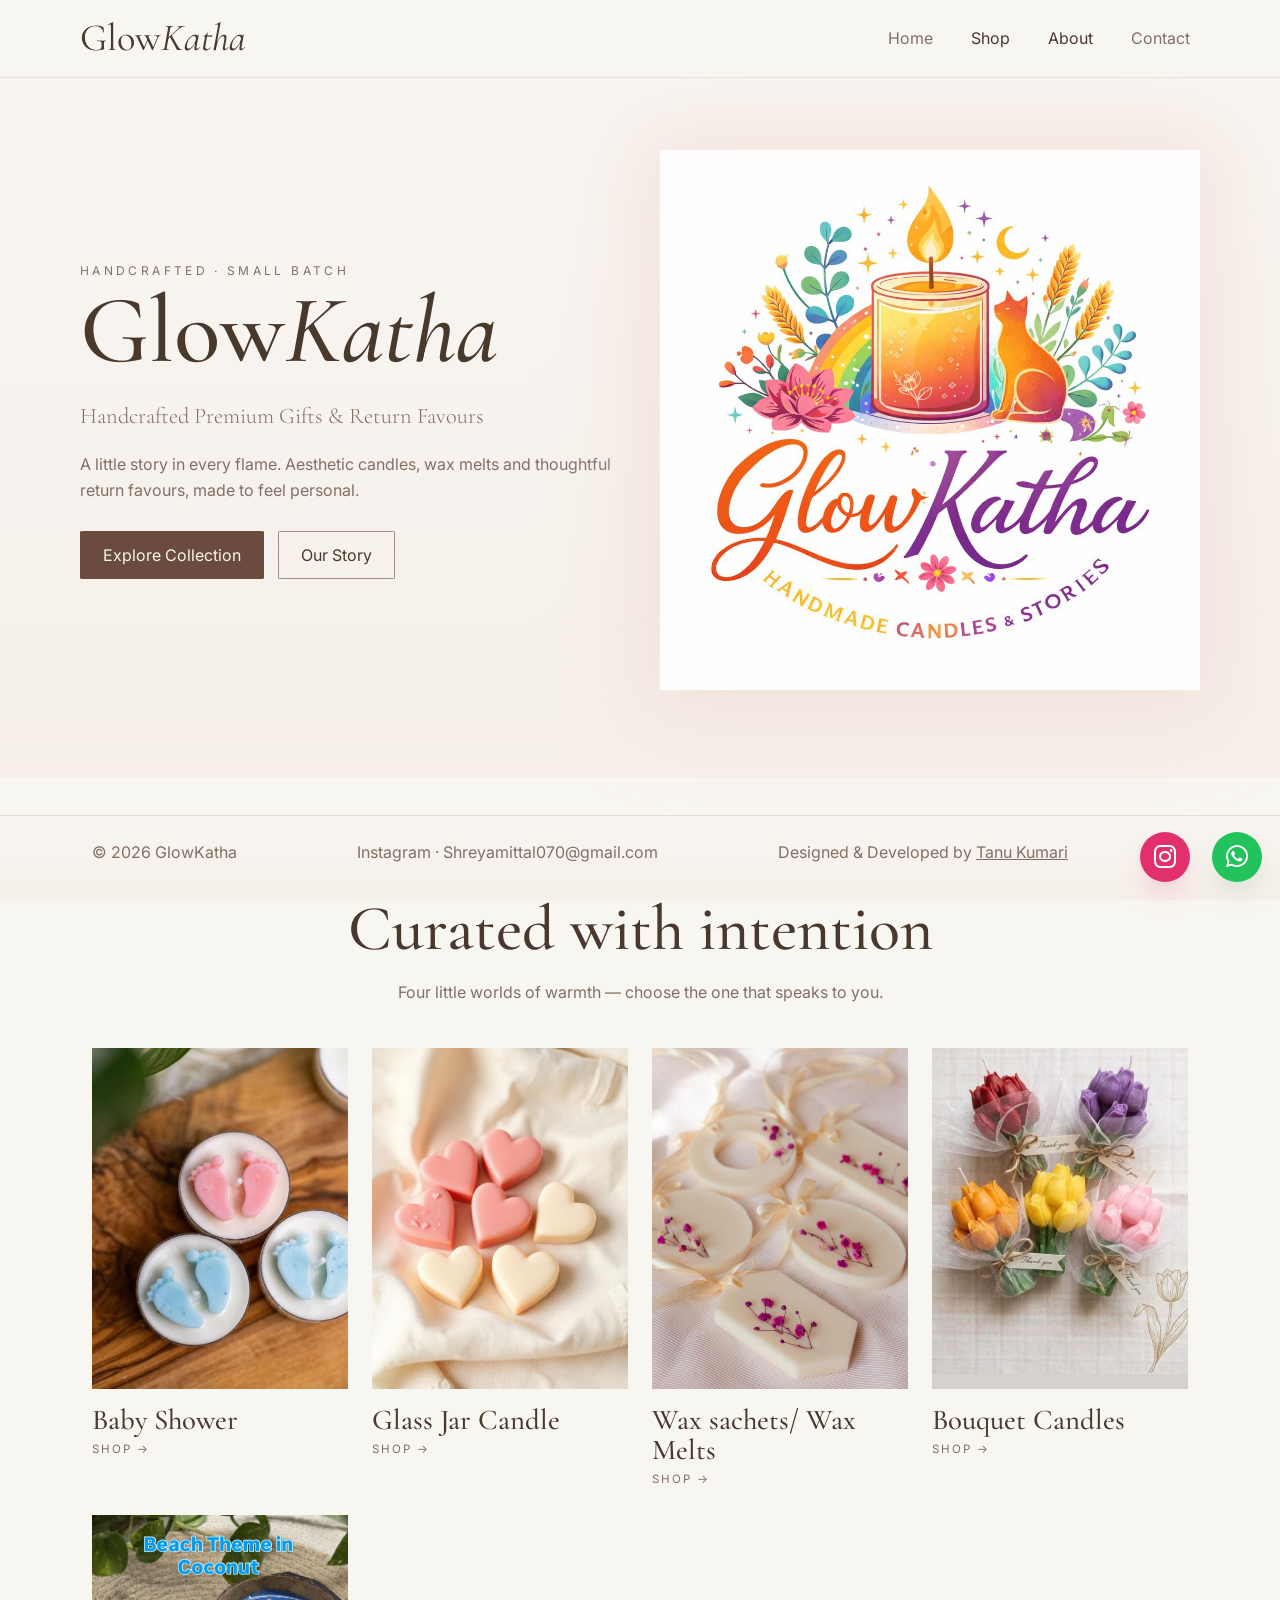
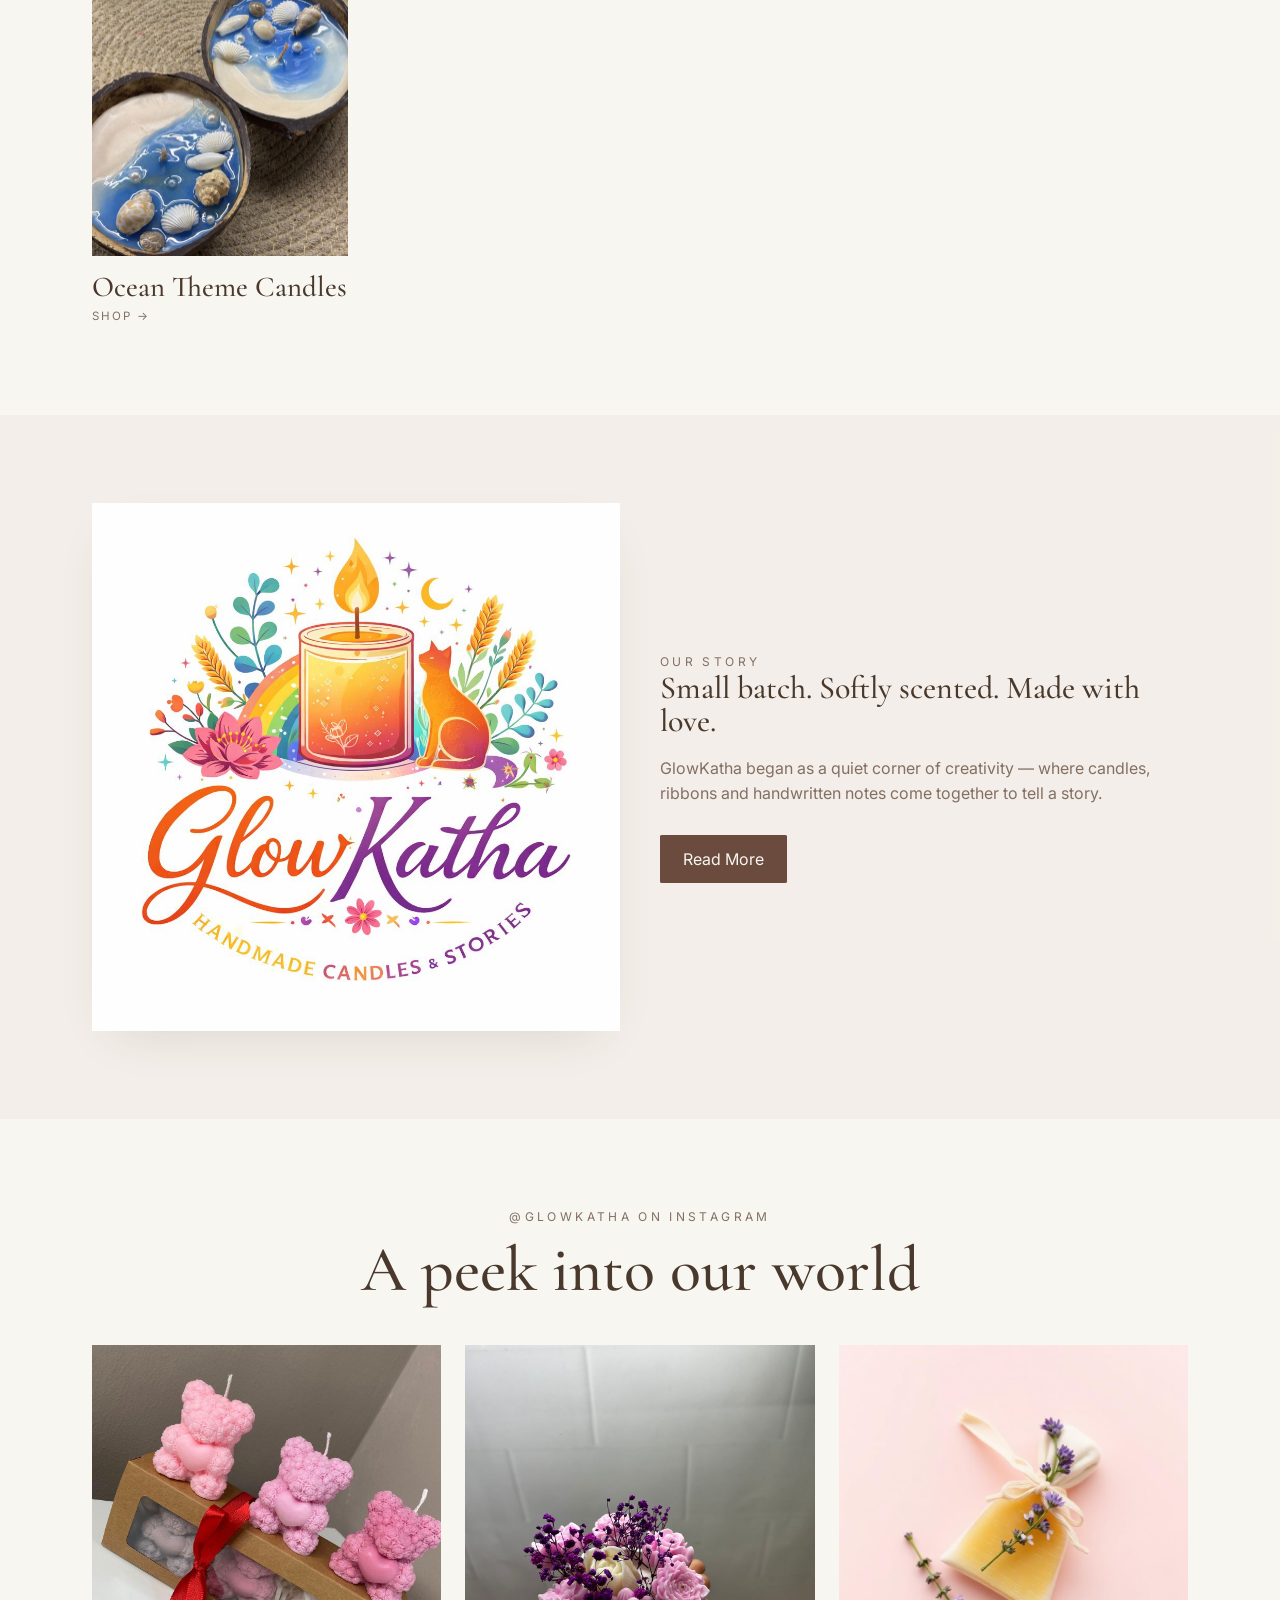
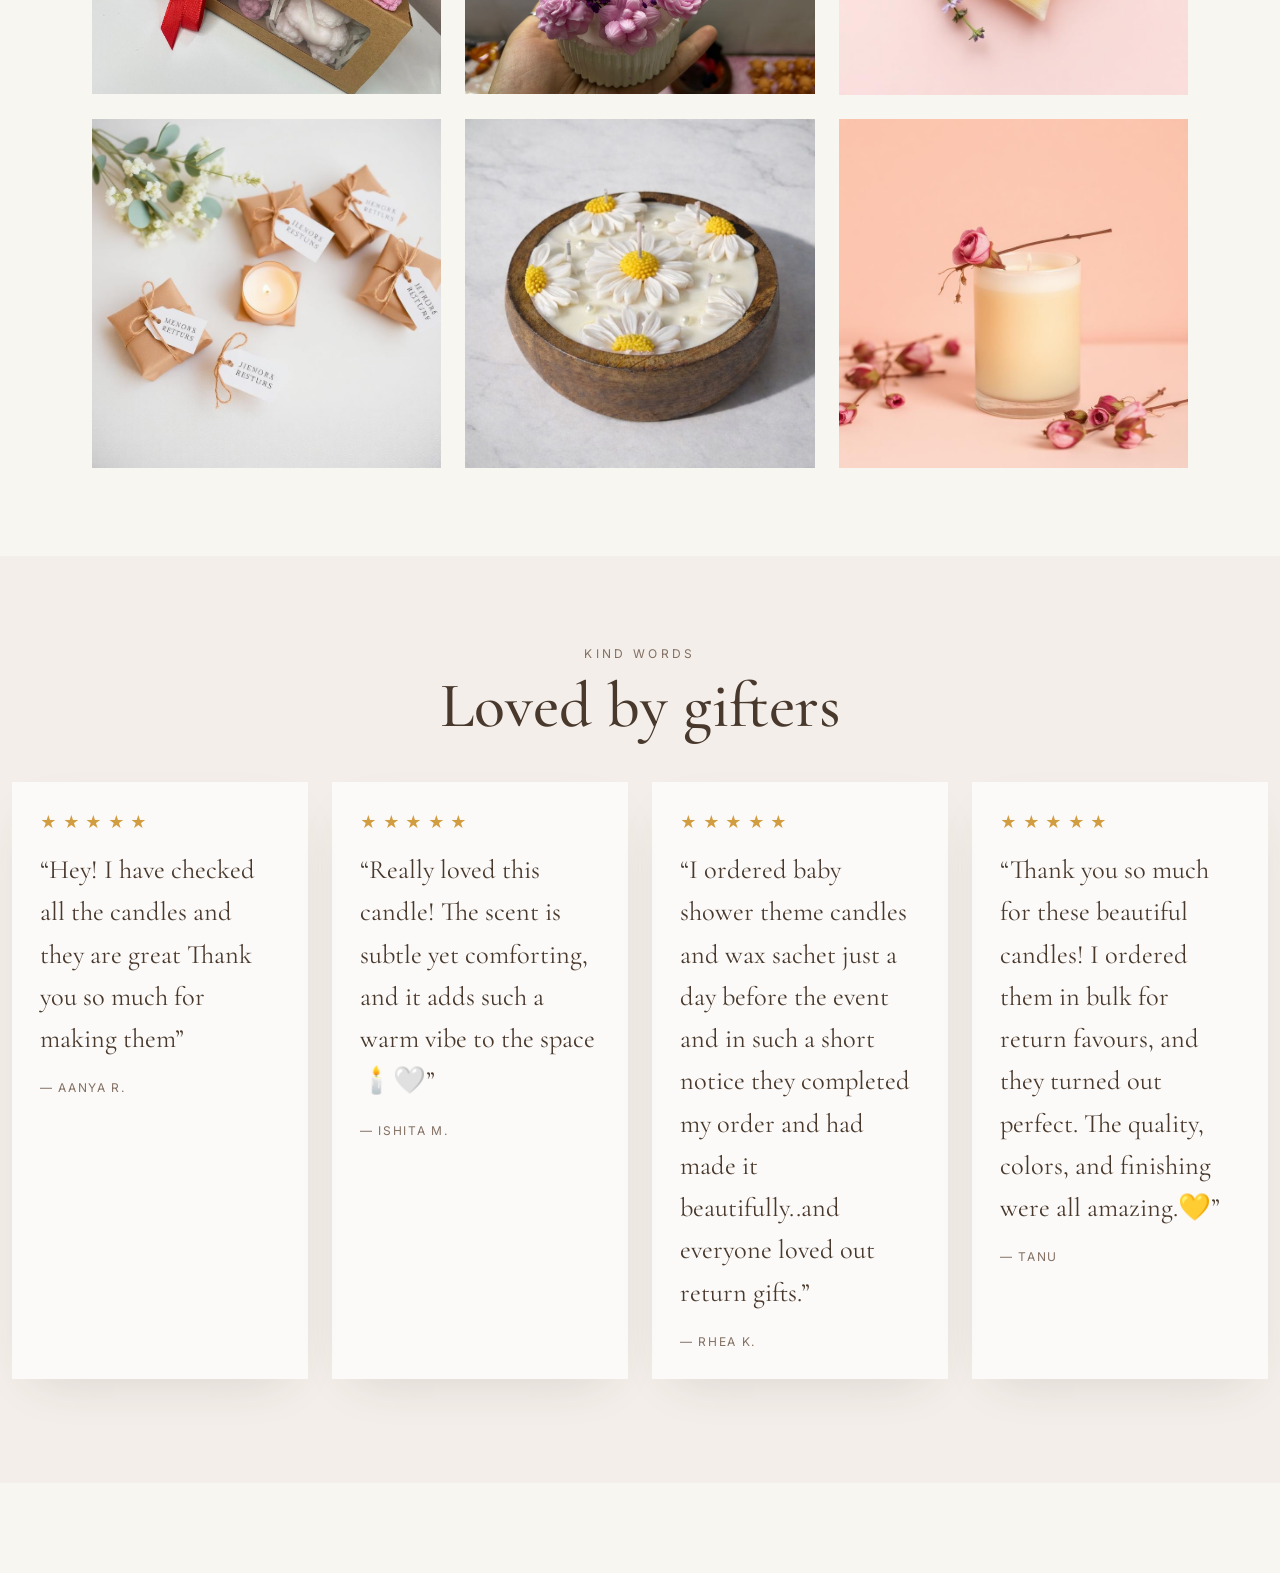
<file: index.html>
<!DOCTYPE html>
<html lang="en">
<head>
  <meta charset="UTF-8">
  <meta name="viewport" content="width=device-width, initial-scale=1.0">
  <title>GlowKatha — Handcrafted Premium Gifts & Return Favours</title>
  <meta name="description" content="GlowKatha crafts premium candles, wax melts, sachets and thoughtful return favours.">
  <link rel="preconnect" href="https://fonts.googleapis.com">
  <link rel="preconnect" href="https://fonts.gstatic.com" crossorigin>
  <link href="https://fonts.googleapis.com/css2?family=Cormorant+Garamond:wght@400;500;600;700&family=Inter:wght@300;400;500;600&display=swap" rel="stylesheet">
  <link href="https://cdn.jsdelivr.net/npm/bootstrap@5.3.8/dist/css/bootstrap.min.css" rel="stylesheet" integrity="sha384-sRIl4kxILFvY47J16cr9ZwB07vP4J8+LH7qKQnuqkuIAvNWLzeN8tE5YBujZqJLB" crossorigin="anonymous">
  <link rel="stylesheet" href="css/styles.css">
  <!-- Font Awesome -->
  <link rel="stylesheet" href="https://cdnjs.cloudflare.com/ajax/libs/font-awesome/6.5.2/css/all.min.css" />
</head>
<body>
  <header class="site-header">
    <div class="container navbar">
      <a class="brand" href="index.html">Glow<em>Katha</em></a>
      <nav class="nav-links" aria-label="Main navigation">
        <a class="nav-link " href="index.html">Home</a>
        <a class="nav-link active" href="shop.html">Shop</a>
        <a class="nav-link active" href="about.html">About</a>
        <a class="nav-link " href="contact.html">Contact</a>
      </nav>
    </div>
  </header>
  
<main>
  <section class="hero">
    <div class="container hero-grid">
      <div class="hero-copy">
        <p class="eyebrow">Handcrafted · Small batch</p>
        <h1>Glow<em>Katha</em></h1>
        <p class="lead">Handcrafted Premium Gifts & Return Favours</p>
        <p class="text">A little story in every flame. Aesthetic candles, wax melts and thoughtful return favours, made to feel personal.</p>
        <div class="hero-actions">
          <a class="btn btn-primary" href="shop.html">Explore Collection</a>
          <a class="btn btn-outline" href="about.html">Our Story</a>
        </div>
      </div>
       <div class="hero-media">
        <!-- Carousel -->
<div id="demo" class="carousel slide carousel-fade" data-bs-ride="carousel" data-bs-ride="false">
  <!-- The slideshow/carousel -->
  <div class="carousel-inner">
    <div class="carousel-item active">
      <img src="assets/Glow_katha_image.jpeg" alt="Los Angeles" class="d-block w-100">
    </div>
    <div class="carousel-item">
      <img src="assets/Carousel1.jpeg" alt="Chicago" class="d-block w-100">
    </div>
    <div class="carousel-item">
      <img src="assets/Carousel2.jpeg" alt="New York" class="d-block w-100">
    </div>
     <div class="carousel-item">
      <img src="assets/Carousel3.jpeg" alt="New York" class="d-block w-100">
    </div>
  </div>

  <!-- Left and right controls/icons -->
  <button class="carousel-control-prev" type="button" data-bs-target="#demo" data-bs-slide="prev">
    <span class="carousel-control-prev-icon"></span>
  </button>
  <button class="carousel-control-next" type="button" data-bs-target="#demo" data-bs-slide="next">
    <span class="carousel-control-next-icon"></span>
  </button>
</div>
      </div>
    </div>
  </section>

  <section class="section">
    <div class="container">
      <div class="section-head">
        <p class="eyebrow">Collections</p>
        <h2>Curated with intention</h2>
        <p class="section-copy">Four little worlds of warmth — choose the one that speaks to you.</p>
      </div>
      <div class="categories">
        <a class="category-card" href="shop.html?c=Baby+Shower"><img src="assets/Baby_shower_cat_image.jpeg" alt="Baby Shower"><h3>Baby Shower</h3><span>Shop →</span></a>
        <a class="category-card" href="shop.html?c=Glass+Jar+Candle"><img src="assets/cat-wax.jpg" alt="Glass Jar Candle"><h3>Glass Jar Candle</h3><span>Shop →</span></a>
        <a class="category-card" href="shop.html?c=Wax+sachets"><img src="assets/Wax_Sachets_Cat_Photo.jpeg" alt="Wax sachets"><h3>Wax sachets/ Wax Melts</h3><span>Shop →</span></a>
        <!-- <a class="category-card" href="shop.html?c=Wax+Melts"><img src="assets/Wax_melts_cat_photo.jpeg" alt="Wax Melts"><h3>Wax Melts</h3><span>Shop →</span></a> -->
        <a class="category-card" href="shop.html?c=Bouquet"><img src="assets/Bouqets_Cat_Photo.jpeg" alt="Bouquet"><h3>Bouquet Candles </h3><span>Shop →</span></a>

        <a class="category-card" href="shop.html?c=Ocean+Theme+Candles"><img src="assets/Ocean_Theme_cat_Image.jpeg" alt="Ocean Theme Candles"><h3>Ocean Theme Candles</h3><span>Shop →</span></a>

      </div>
    </div>
  </section>

  <section class="section alt">
    <div class="container about-grid">
      <div class="image-frame"><img src="assets/Glow_katha_image.jpeg" alt="Hands pouring candle wax"></div>
      <div>
        <p class="eyebrow">Our Story</p>
        <h2>Small batch. Softly scented. Made with love.</h2>
        <p class="section-copy" style="margin-left:0">GlowKatha began as a quiet corner of creativity — where candles, ribbons and handwritten notes come together to tell a story.</p>
        <div class="hero-actions"><a class="btn btn-primary" href="about.html">Read More</a></div>
      </div>
    </div>
  </section>

  <section class="section">
    <div class="container">
      <div class="section-head">
        <p class="eyebrow">@glowkatha on Instagram</p>
        <h2>A peek into our world</h2>
      </div>
      <div class="gallery">
        <a href="https://www.instagram.com/p/DXrxBUak17q/?img_index=1" target="_blank" rel="noreferrer"><img src="assets/Insta_post_1.jpeg" alt="GlowKatha product gallery image 1"></a>
        <a href="https://www.instagram.com/p/DXFBoSHE7A_/" target="_blank" rel="noreferrer"><img src="assets/Wax_Melts_Bouquet_in_Concrete_Jar.jpeg" alt="GlowKatha product gallery image 2"></a>
        <a href="https://instagram.com/glowkatha.co" target="_blank" rel="noreferrer"><img src="assets/p3.jpg" alt="GlowKatha product gallery image 3"></a>
        <a href="https://instagram.com/glowkatha.co" target="_blank" rel="noreferrer"><img src="assets/p4.jpg" alt="GlowKatha product gallery image 4"></a>
        <a href="https://instagram.com/glowkatha.co" target="_blank" rel="noreferrer"><img src="assets/Index_image-2.jpeg" alt="GlowKatha product gallery image 5"></a>
        <a href="https://instagram.com/glowkatha.co" target="_blank" rel="noreferrer"><img src="assets/p6.jpg" alt="GlowKatha product gallery image 6"></a>
      </div>
    </div>
  </section>

  <section class="section alt">
    <div class="container-fluid">
      <div class="section-head">
        <p class="eyebrow">Kind Words</p>
        <h2>Loved by gifters</h2>
      </div>
      <div class="testimonials">
        <figure class="testimonial"><div class="stars">★★★★★</div><blockquote>“Hey! I have checked all the candles and they are great 
Thank you so much for making them”</blockquote><figcaption>— Aanya R.</figcaption></figure>
        <figure class="testimonial"><div class="stars">★★★★★</div><blockquote>“Really loved this candle! The scent is subtle yet comforting, and it adds such a warm vibe to the space 🕯️🤍”</blockquote><figcaption>— Ishita M.</figcaption></figure>
        <figure class="testimonial"><div class="stars">★★★★★</div><blockquote>“I ordered baby shower theme candles and wax sachet just a day before the event and in such a short notice they completed my order and had made it beautifully..and everyone loved out return gifts.”</blockquote><figcaption>— Rhea K.</figcaption></figure>
        <figure class="testimonial"><div class="stars">★★★★★</div><blockquote>“Thank you so much for these beautiful candles! I ordered them in bulk for return favours, and they turned out perfect. The quality, colors, and finishing were all amazing.💛”</blockquote><figcaption>— Tanu</figcaption></figure>
        
      </div>
    </div>
  </section>
</main>

  <footer class="site-footer">
  <div class="container footer-row">
    <div>
      © 2026 GlowKatha
    </div>
    <div>
      <a href="https://instagram.com/glowkatha.co" target="_blank" rel="noreferrer">Instagram</a>
      ·
      <a href="mailto:Shreyamittal070@gmail.com">Shreyamittal070@gmail.com</a>
    </div>

    <div>
      Designed & Developed by
      <a href="https://tanukumari23.github.io/Tanu-Portfolio/" target="_blank" rel="noreferrer" style="text-decoration: underline;">
        Tanu Kumari
      </a>
    </div>
    <div>
      <a href="https://wa.me/919315679286?text=Hi%20GlowKatha!" target="_blank" class="float-wa whatsapp-float" aria-label="WhatsApp">
    <i class="fa-brands fa-whatsapp"></i></a>
      <a href="https://instagram.com/glowkatha.co" target="_blank" class="float-wa insta-float" aria-label="insta">
    <i class="fa-brands fa-instagram"></i>
  </a>
    </div>
  </div>
</footer>


  <script src="https://cdn.jsdelivr.net/npm/bootstrap@5.3.8/dist/js/bootstrap.bundle.min.js" integrity="sha384-FKyoEForCGlyvwx9Hj09JcYn3nv7wiPVlz7YYwJrWVcXK/BmnVDxM+D2scQbITxI" crossorigin="anonymous"></script>
  <script src="js/main.js"></script>
  
</body>
</html>
</file>
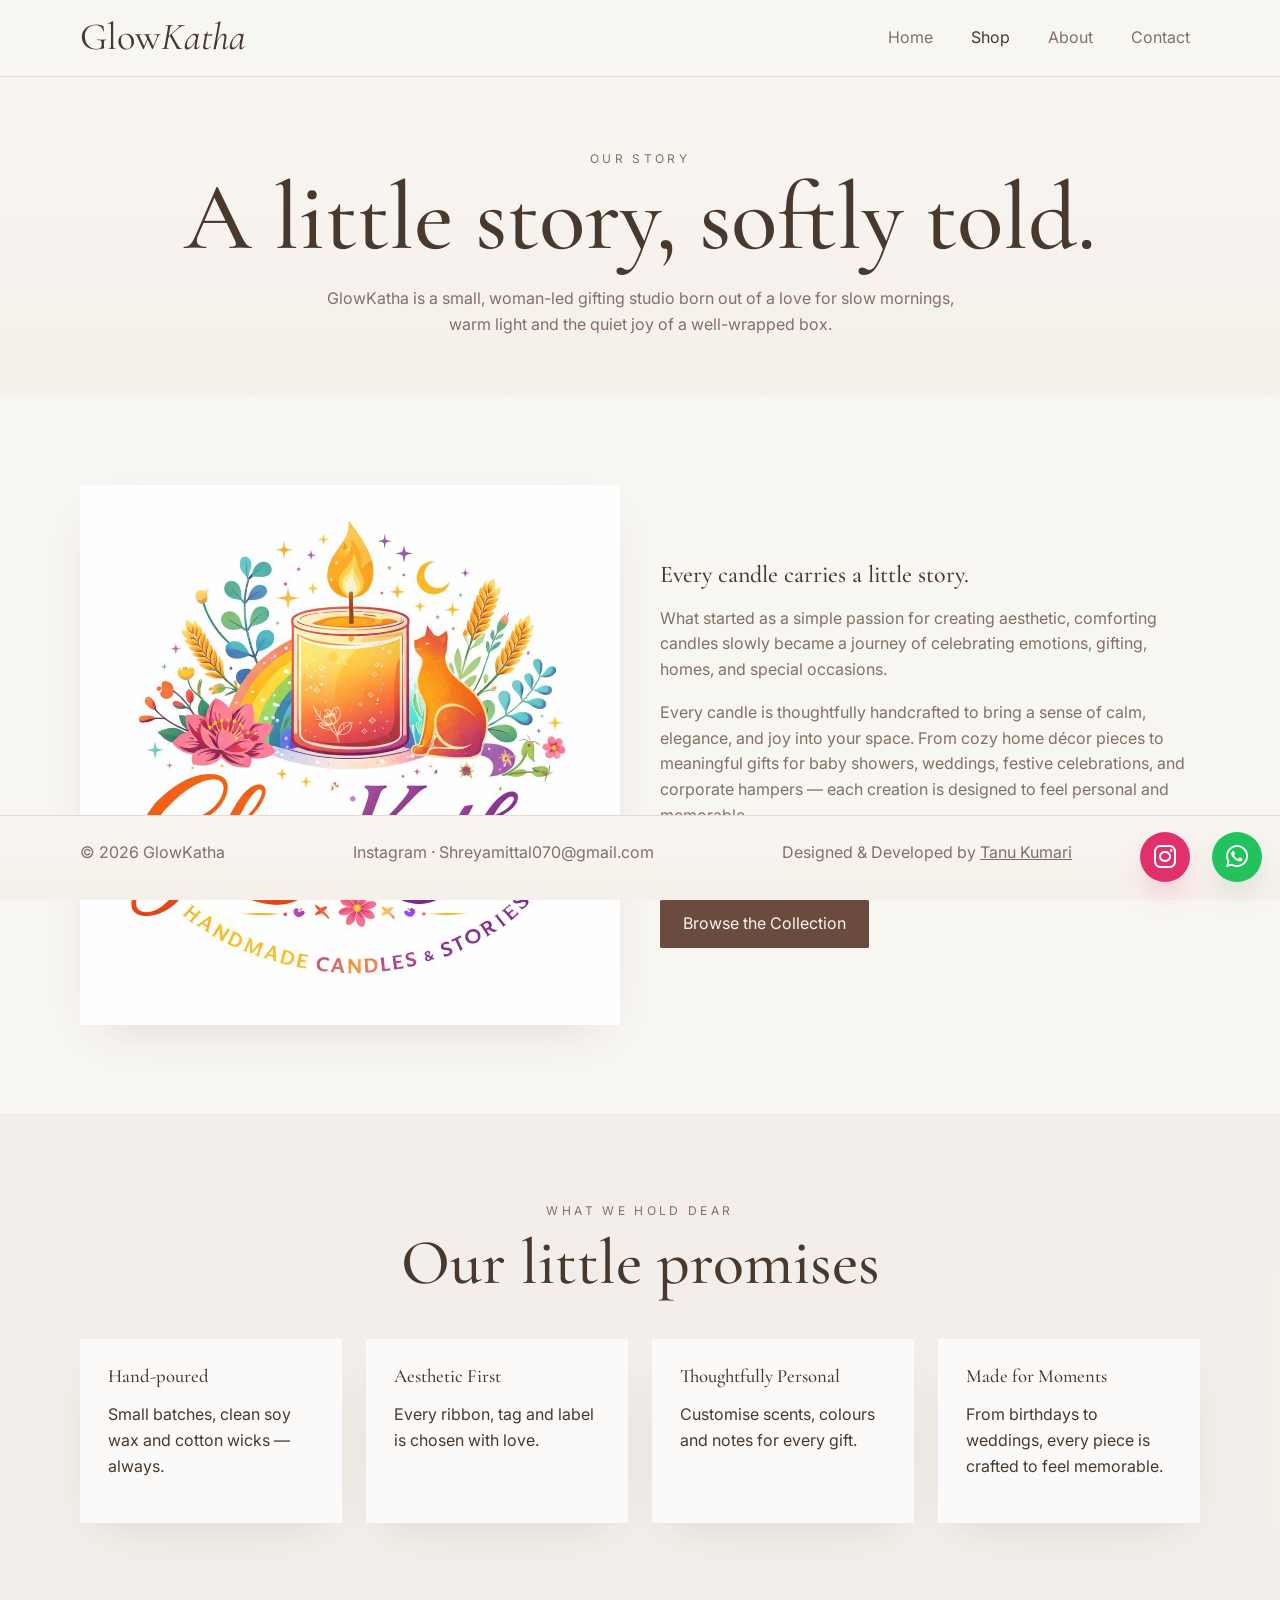
<file: about.html>
<!DOCTYPE html>
<html lang="en">
<head>
  <meta charset="UTF-8">
  <meta name="viewport" content="width=device-width, initial-scale=1.0">
  <title>About — GlowKatha</title>
  <meta name="description" content="GlowKatha crafts premium candles, wax melts, sachets and thoughtful return favours.">
  <link rel="preconnect" href="https://fonts.googleapis.com">
  <link rel="preconnect" href="https://fonts.gstatic.com" crossorigin>
  <link href="https://fonts.googleapis.com/css2?family=Cormorant+Garamond:wght@400;500;600;700&family=Inter:wght@300;400;500;600&display=swap" rel="stylesheet">
  <link rel="stylesheet" href="css/styles.css">
  <!-- Font Awesome -->
  <link rel="stylesheet" href="https://cdnjs.cloudflare.com/ajax/libs/font-awesome/6.5.2/css/all.min.css" />
</head>
<body>
  <header class="site-header">
    <div class="container navbar">
      <a class="brand" href="index.html">Glow<em>Katha</em></a>
      <nav class="nav-links" aria-label="Main navigation">
        <a class="nav-link " href="index.html">Home</a>
        <a class="nav-link active" href="shop.html">Shop</a>
        <a class="nav-link " href="about.html">About</a>
        <a class="nav-link " href="contact.html">Contact</a>
      </nav>
    </div>
  </header>
  
<main>
  <section class="page-hero">
    <div class="container">
      <p class="eyebrow">Our Story</p>
      <h1>A little story, softly told.</h1>
      <p class="text">GlowKatha is a small, woman-led gifting studio born out of a love for slow mornings, warm light and the quiet joy of a well-wrapped box.</p>
    </div>
  </section>
  <section class="section">
    <div class="container about-grid">
      <div class="image-frame"><img src="assets/Glow_katha_image.jpeg" alt="Pouring candle wax by hand"></div>
      <div>
        <h2>Every candle carries a little story.</h2>
        <p class="section-copy" style="margin-left:0">What started as a simple passion for creating aesthetic, comforting candles slowly became a journey of celebrating emotions, gifting, homes, and special occasions.</p>
        <p class="section-copy" style="margin-left:0">Every candle is thoughtfully handcrafted to bring a sense of calm, elegance, and joy into your space. From cozy home décor pieces to meaningful gifts for baby showers, weddings, festive celebrations, and corporate hampers — each creation is designed to feel personal and memorable.</p>

        <p class="section-copy" style="margin-left:0">Little promises you can keep same.</p>
        <div class="hero-actions"><a class="btn btn-primary" href="shop.html">Browse the Collection</a></div>
      </div>
    </div>
  </section>
  <section class="section alt">
    <div class="container">
      <div class="section-head"><p class="eyebrow">What we hold dear</p><h2>Our little promises</h2></div>
      <div class="values testimonials">
        <div class="value-card"><h3>Hand-poured</h3><p>Small batches, clean soy wax and cotton wicks — always.</p></div>
        <div class="value-card"><h3>Aesthetic First</h3><p>Every ribbon, tag and label is chosen with love.</p></div>
        <div class="value-card"><h3>Thoughtfully Personal</h3><p>Customise scents, colours and notes for every gift.</p></div>
        <div class="value-card"><h3>Made for Moments</h3><p>From birthdays to weddings, every piece is crafted to feel memorable.</p></div>
      </div>
    </div>
  </section>
</main>
 <footer class="site-footer">
  <div class="container footer-row">
    <div>
      © 2026 GlowKatha
    </div>
    <div>
      <a href="https://instagram.com/glowkatha.co" target="_blank" rel="noreferrer">Instagram</a>
      ·
      <a href="mailto:Shreyamittal070@gmail.com">Shreyamittal070@gmail.com</a>
    </div>

    <div>
      Designed & Developed by
      <a href="https://tanukumari23.github.io/Tanu-Portfolio/" target="_blank" rel="noreferrer" style="text-decoration: underline;">
        Tanu Kumari
      </a>
    </div>
    <div>
      <a href="https://wa.me/919315679286?text=Hi%20GlowKatha!" target="_blank" class="float-wa whatsapp-float" aria-label="WhatsApp">
    <i class="fa-brands fa-whatsapp"></i></a>
      <a href="https://instagram.com/glowkatha.co" target="_blank" class="float-wa insta-float" aria-label="insta">
    <i class="fa-brands fa-instagram"></i>
  </a>
    </div>
  </div>
</footer>

  <script src="js/main.js"></script>
  
</body>
</html>
</file>
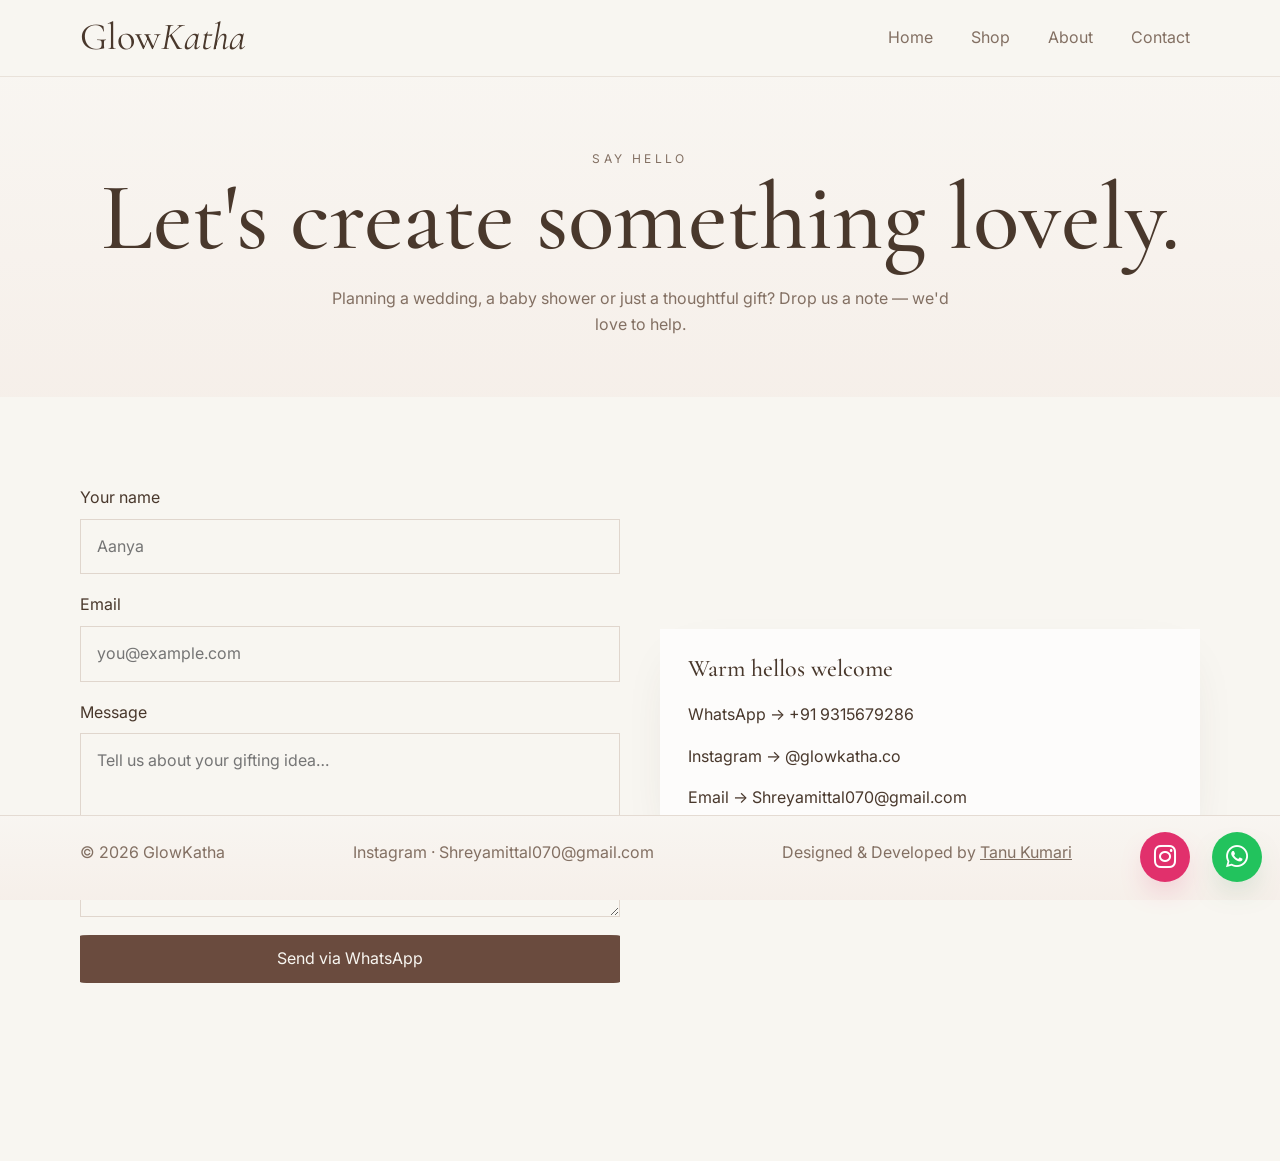
<file: contact.html>
<!DOCTYPE html>
<html lang="en">
<head>
  <meta charset="UTF-8">
  <meta name="viewport" content="width=device-width, initial-scale=1.0">
  <title>Contact — GlowKatha</title>
  <meta name="description" content="GlowKatha crafts premium candles, wax melts, sachets and thoughtful return favours.">
  <link rel="preconnect" href="https://fonts.googleapis.com">
  <link rel="preconnect" href="https://fonts.gstatic.com" crossorigin>
  <link href="https://fonts.googleapis.com/css2?family=Cormorant+Garamond:wght@400;500;600;700&family=Inter:wght@300;400;500;600&display=swap" rel="stylesheet">
  <link rel="stylesheet" href="css/styles.css">
  <!-- Font Awesome -->
  <link rel="stylesheet" href="https://cdnjs.cloudflare.com/ajax/libs/font-awesome/6.5.2/css/all.min.css" />
</head>
<body>
  <header class="site-header">
    <div class="container navbar">
      <a class="brand" href="index.html">Glow<em>Katha</em></a>
      <nav class="nav-links" aria-label="Main navigation">
        <a class="nav-link " href="index.html">Home</a>
        <a class="nav-link " href="shop.html">Shop</a>
        <a class="nav-link " href="about.html">About</a>
        <a class="nav-link " href="contact.html">Contact</a>
      </nav>
    </div>
  </header>
  
<main>
  <section class="page-hero">
    <div class="container">
      <p class="eyebrow">Say Hello</p>
      <h1>Let's create something lovely.</h1>
      <p class="text">Planning a wedding, a baby shower or just a thoughtful gift? Drop us a note — we'd love to help.</p>
    </div>
  </section>
  <section class="section">
    <div class="container contact-grid">
      <form id="contact-form" class="contact-form">
        <div class="field"><label for="name">Your name</label><input id="name" name="name" required placeholder="Aanya"></div>
        <div class="field"><label for="email">Email</label><input id="email" name="email" type="email" required placeholder="you@example.com"></div>
        <div class="field"><label for="message">Message</label><textarea id="message" name="message" rows="6" required placeholder="Tell us about your gifting idea…"></textarea></div>
        <button class="btn btn-primary" type="submit">Send via WhatsApp</button>
      </form>
      <aside class="contact-card">
        <h2>Warm hellos welcome</h2>
        <div class="contact-card-list " style="margin-top: 20px;">
          <a href="https://wa.me/919315679286?text=Hi%20GlowKatha!" target="_blank" rel="noreferrer">WhatsApp → +91 9315679286</a>
          <a href="https://www.instagram.com/glowkatha.co?igsh=MTdsbTZ6cmFidzFhYw==" target="_blank" rel="noreferrer">Instagram → @glowkatha.co</a>
          <a href="mailto:Shreyamittal070@gmail.com">Email → Shreyamittal070@gmail.com</a>
        </div>
      </aside>
    </div>
  </section>
</main>

 <footer class="site-footer">
  <div class="container footer-row">
    <div>
      © 2026 GlowKatha
    </div>
    <div>
      <a href="https://instagram.com/glowkatha.co" target="_blank" rel="noreferrer">Instagram</a>
      ·
      <a href="mailto:Shreyamittal070@gmail.com">Shreyamittal070@gmail.com</a>
    </div>

    <div>
      Designed & Developed by
      <a href="https://tanukumari23.github.io/Tanu-Portfolio/" target="_blank" rel="noreferrer" style="text-decoration: underline;">
        Tanu Kumari
      </a>
    </div>
    <div>
      <a href="https://wa.me/919315679286?text=Hi%20GlowKatha!" target="_blank" class="float-wa whatsapp-float" aria-label="WhatsApp">
    <i class="fa-brands fa-whatsapp"></i></a>
      <a href="https://instagram.com/glowkatha.co" target="_blank" class="float-wa insta-float" aria-label="insta">
    <i class="fa-brands fa-instagram"></i>
  </a>
    </div>
  </div>
</footer>

 
  <script src="js/main.js"></script>
  <script src="js/contact.js"></script>
</body>
</html>
</file>
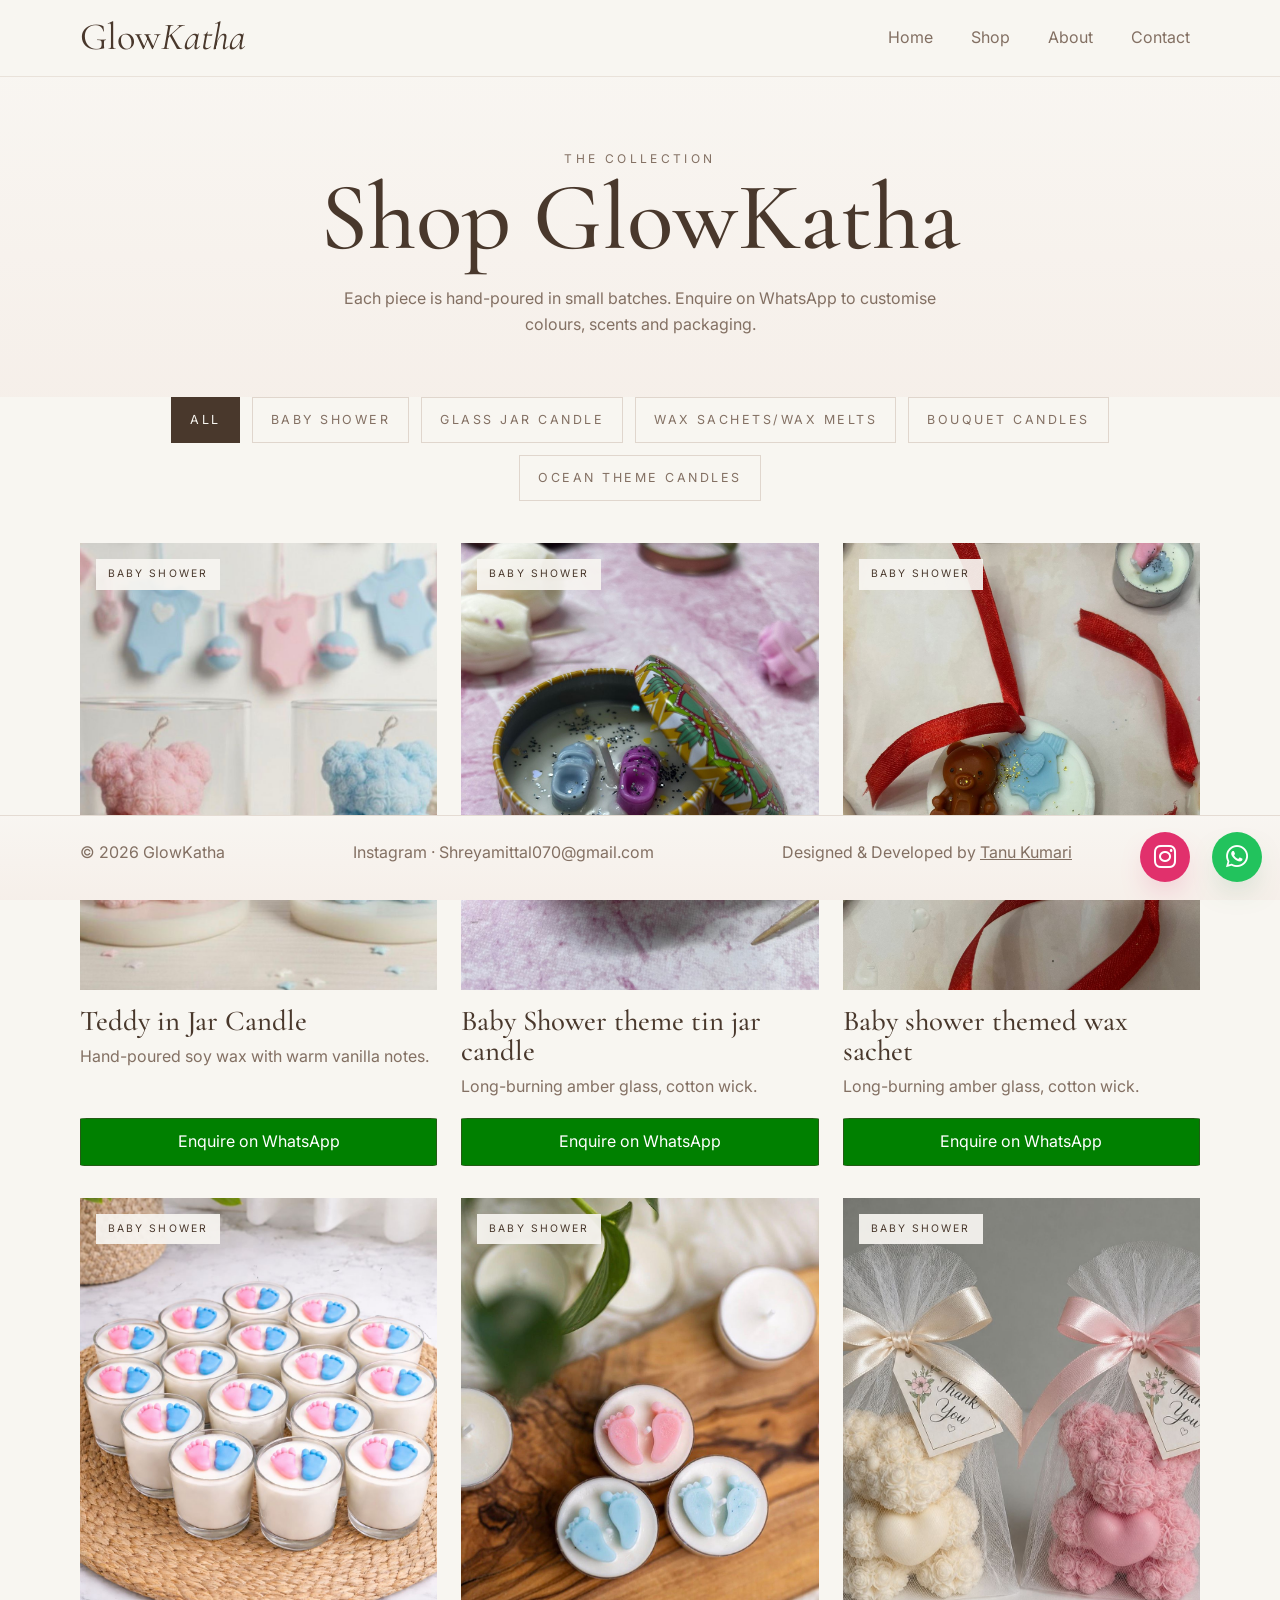
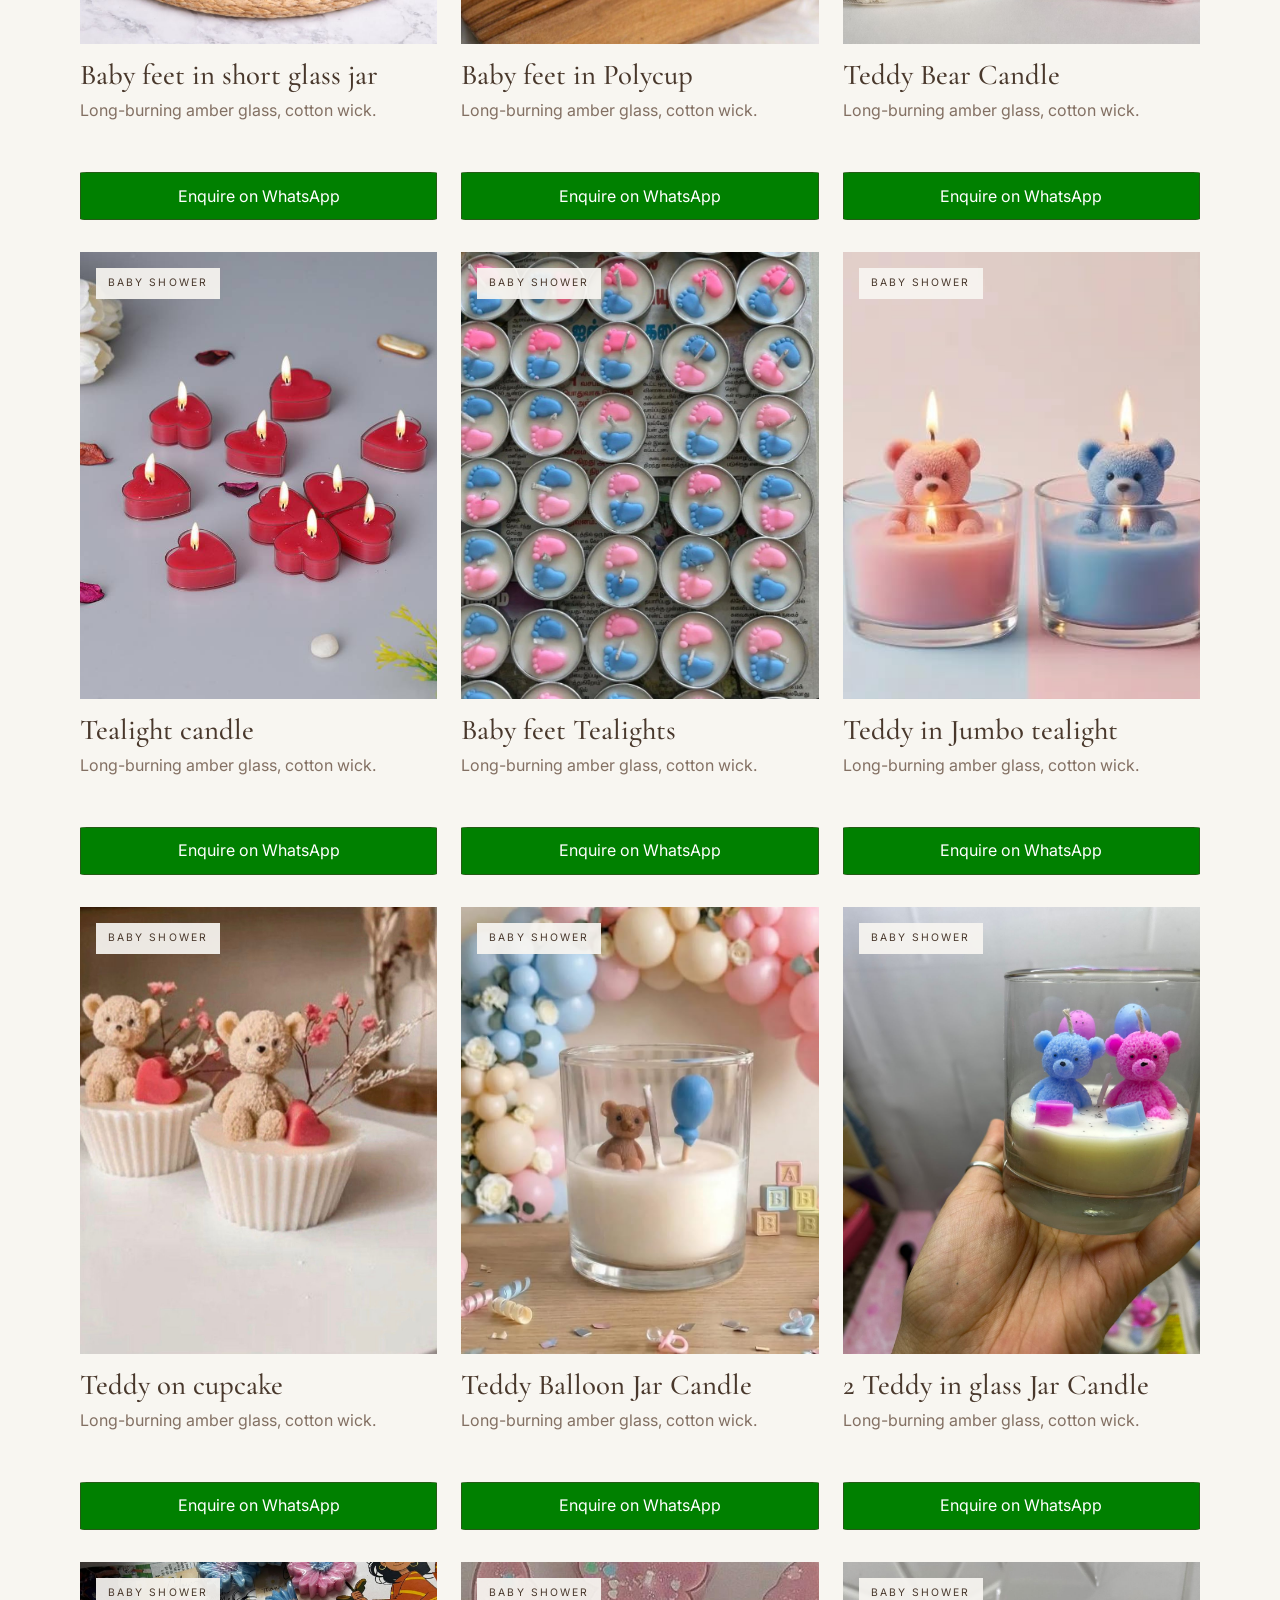
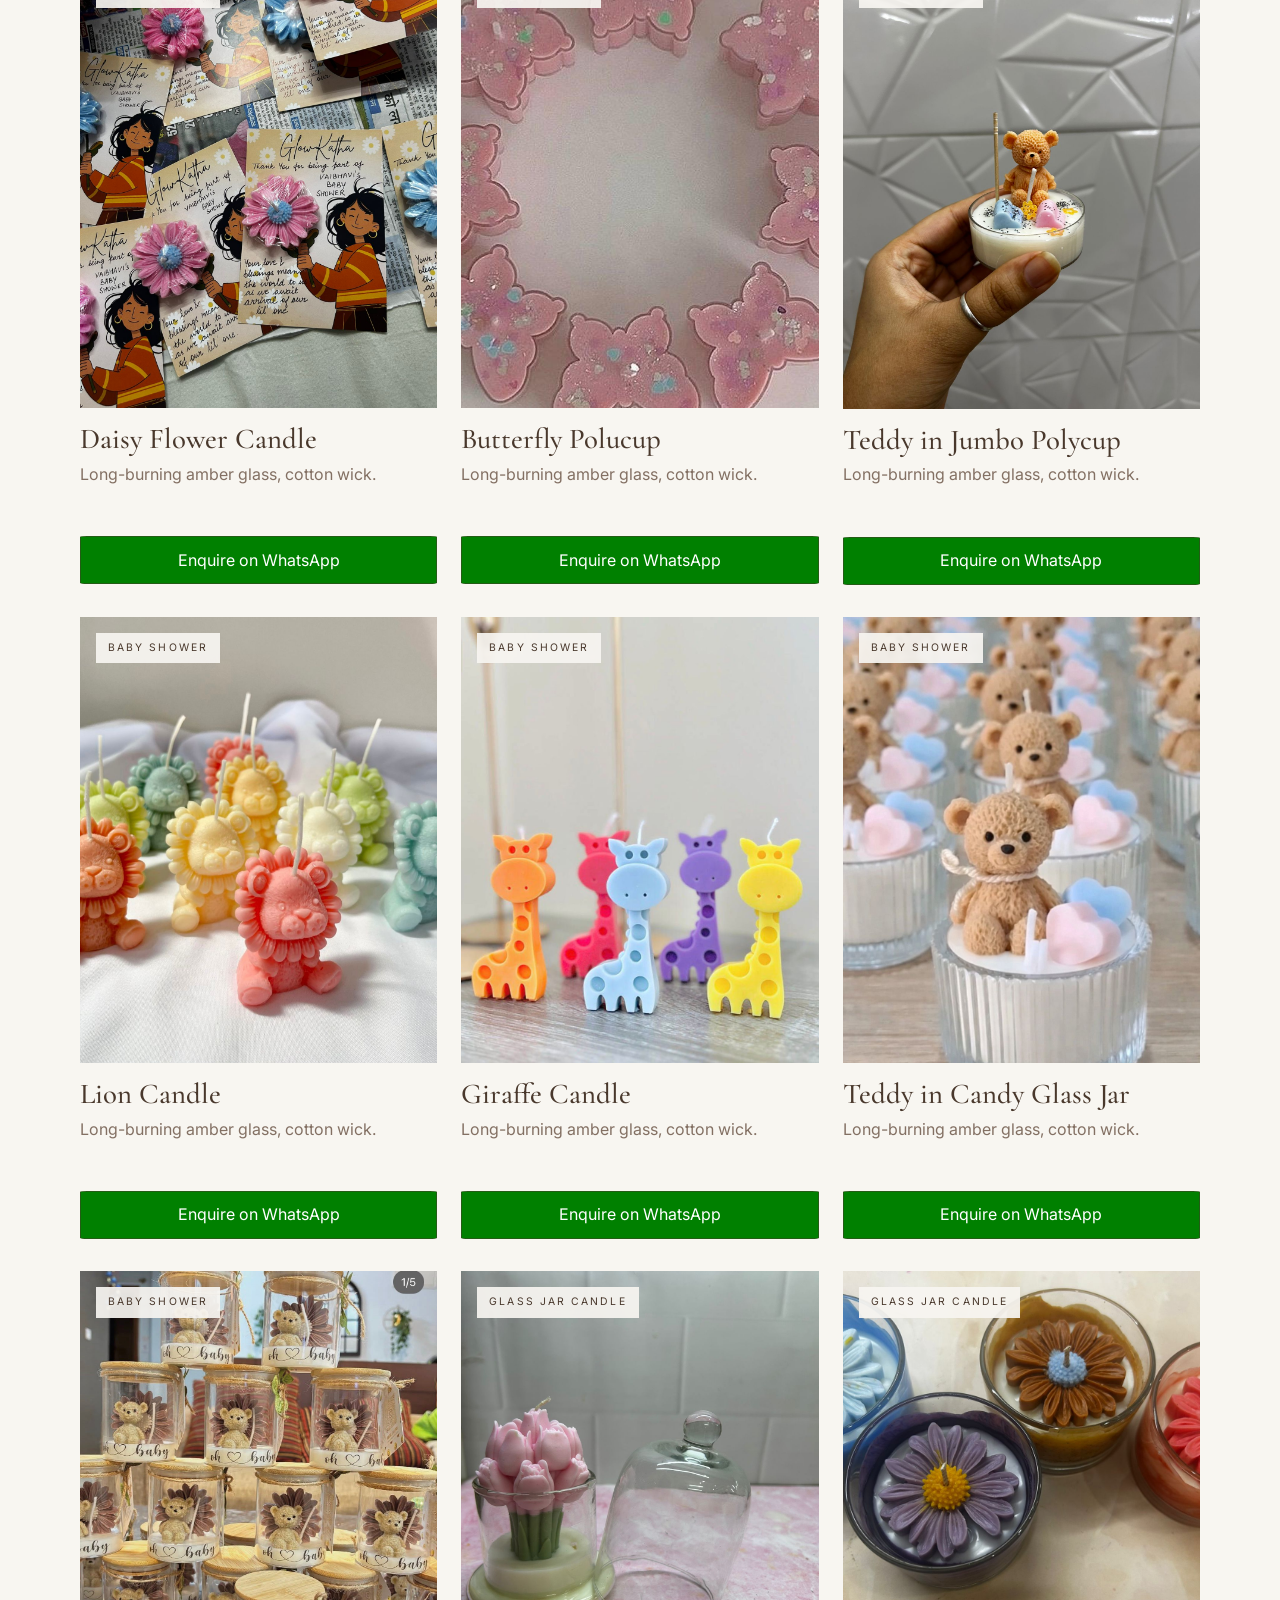
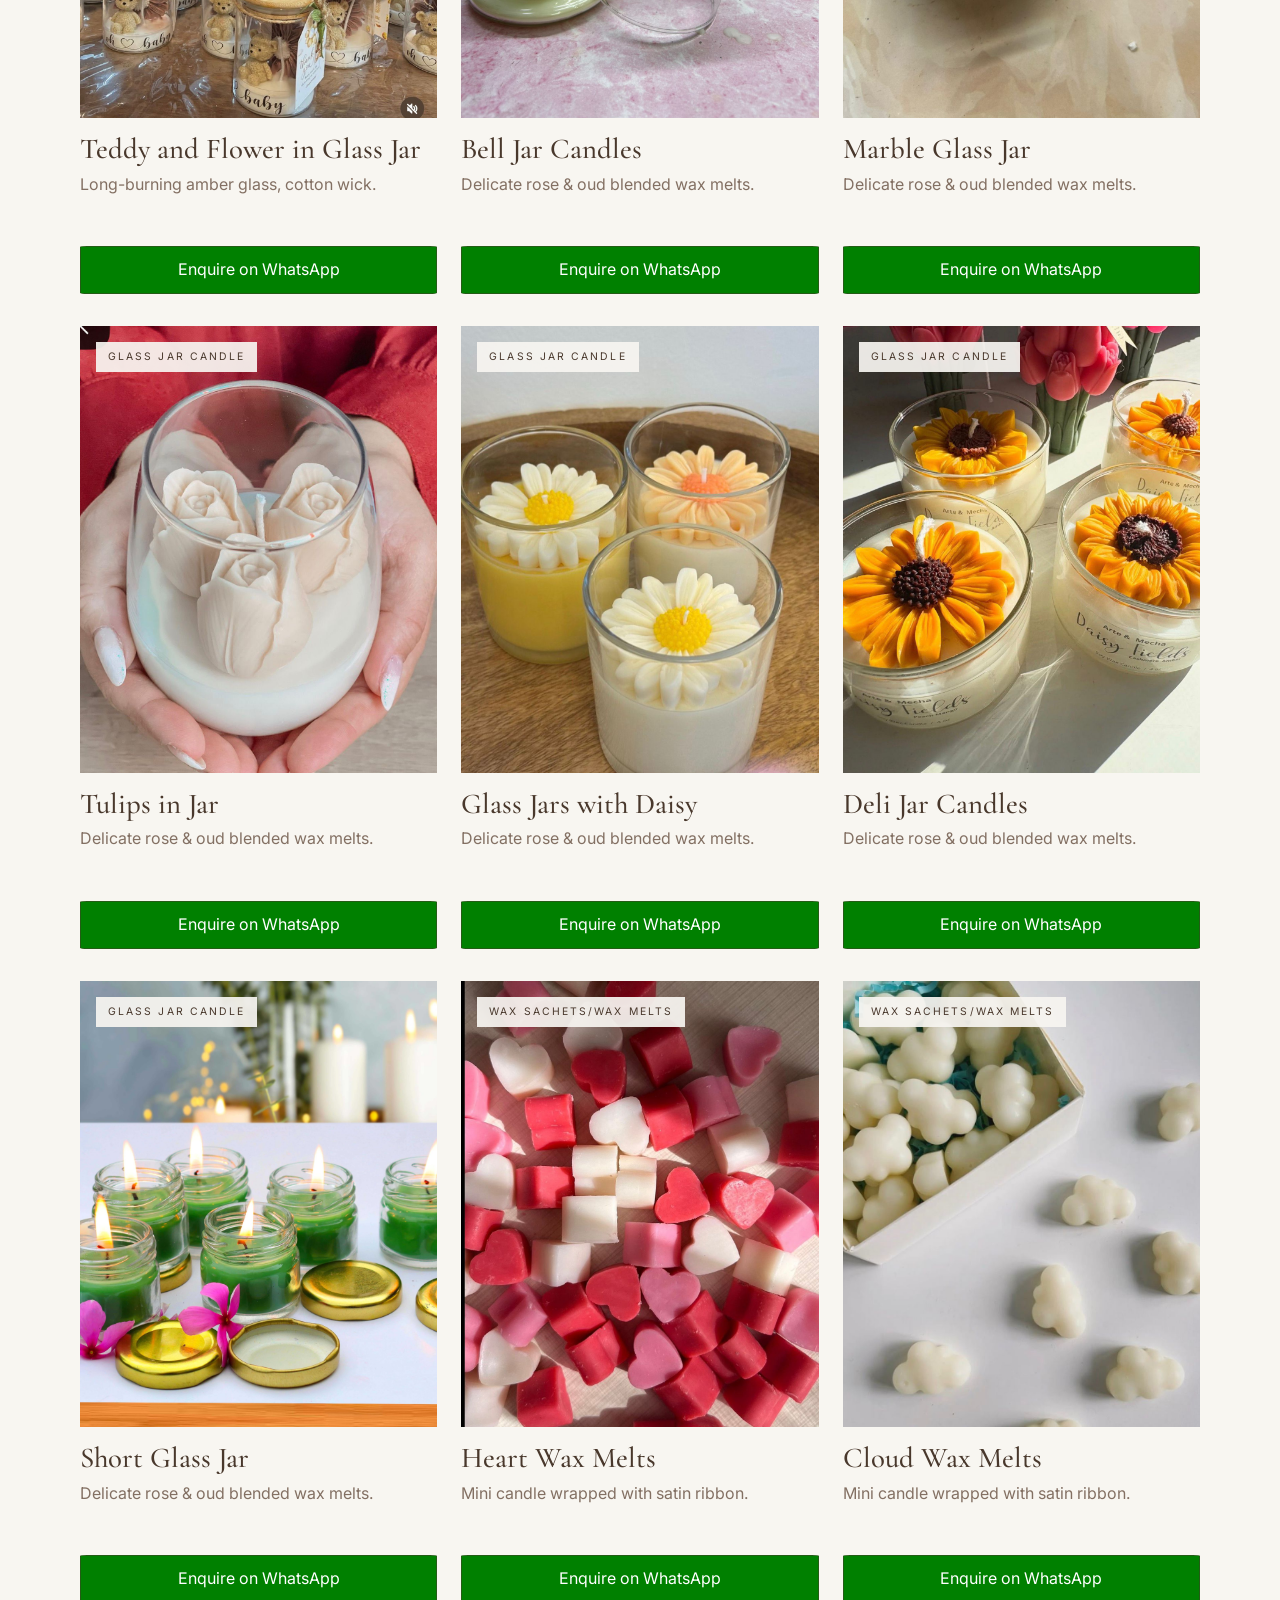
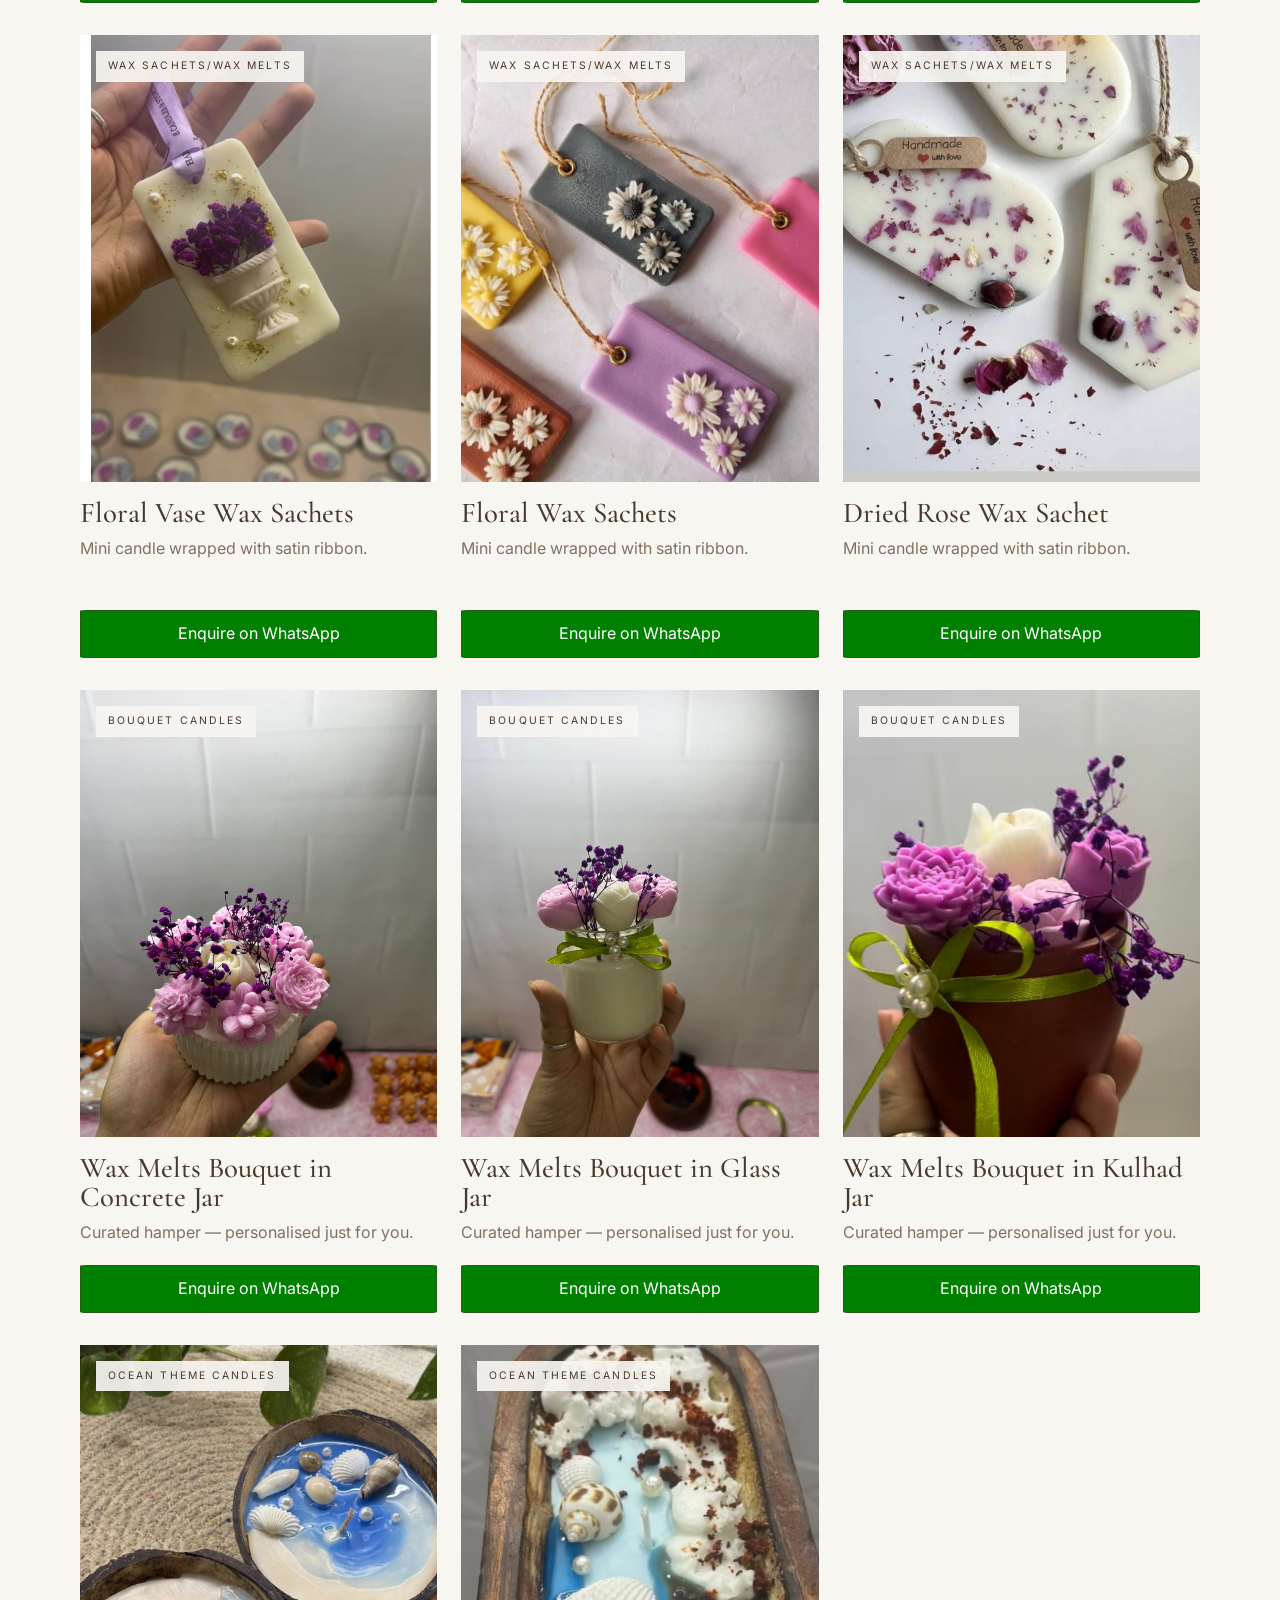
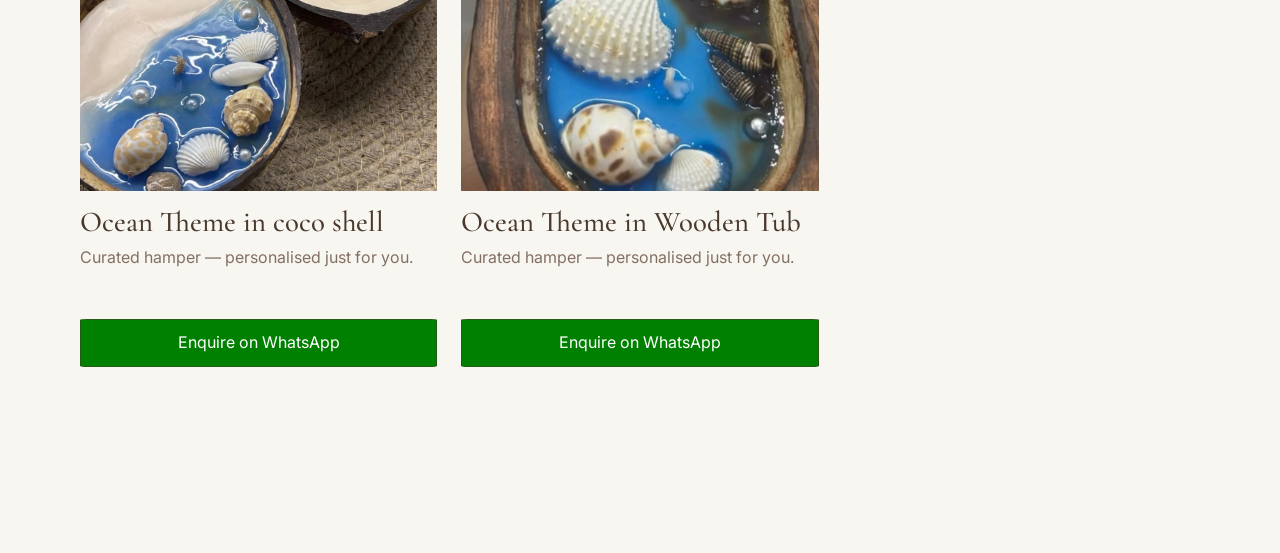
<file: shop.html>
<!DOCTYPE html>
<html lang="en">
<head>
  <meta charset="UTF-8">
  <meta name="viewport" content="width=device-width, initial-scale=1.0">
  <title>Shop — GlowKatha</title>
  <meta name="description" content="GlowKatha crafts premium candles, wax melts, sachets and thoughtful return favours.">
  <link rel="preconnect" href="https://fonts.googleapis.com">
  <link rel="preconnect" href="https://fonts.gstatic.com" crossorigin>
  <link href="https://fonts.googleapis.com/css2?family=Cormorant+Garamond:wght@400;500;600;700&family=Inter:wght@300;400;500;600&display=swap" rel="stylesheet">
  <link rel="stylesheet" href="css/styles.css">
  <!-- Font Awesome -->
  <link rel="stylesheet" href="https://cdnjs.cloudflare.com/ajax/libs/font-awesome/6.5.2/css/all.min.css" />
</head>
<body>
  <header class="site-header">
    <div class="container navbar">
      <a class="brand" href="index.html">Glow<em>Katha</em></a>
      <nav class="nav-links" aria-label="Main navigation">
        <a class="nav-link " href="index.html">Home</a>
        <a class="nav-link " href="shop.html">Shop</a>
        <a class="nav-link " href="about.html">About</a>
        <a class="nav-link " href="contact.html">Contact</a>
      </nav>
    </div>
  </header>
  
<main>
  <section class="page-hero">
    <div class="container">
      <p class="eyebrow">The Collection</p>
      <h1>Shop GlowKatha</h1>
      <p class="text">Each piece is hand-poured in small batches. Enquire on WhatsApp to customise colours, scents and packaging.</p>
    </div>
  </section>
  <section class="section" style="padding-top:0">
    <div class="container">
      <div id="filters" class="filters" aria-label="Product filters"></div>
      <div id="product-grid" class="shop-grid"></div>
      <p id="empty-state" class="empty-state">Nothing here yet — check back soon.</p>
    </div>
  </section>
</main>

 <footer class="site-footer">
  <div class="container footer-row">
    <div>
      © 2026 GlowKatha
    </div>
    <div>
      <a href="https://instagram.com/glowkatha.co" target="_blank" rel="noreferrer">Instagram</a>
      ·
      <a href="mailto:Shreyamittal070@gmail.com">Shreyamittal070@gmail.com</a>
    </div>

    <div>
      Designed & Developed by
      <a href="https://tanukumari23.github.io/Tanu-Portfolio/" target="_blank" rel="noreferrer" style="text-decoration: underline;">
        Tanu Kumari
      </a>
    </div>
    <div>
      <a href="https://wa.me/919315679286?text=Hi%20GlowKatha!" target="_blank" class="float-wa whatsapp-float" aria-label="WhatsApp">
    <i class="fa-brands fa-whatsapp"></i></a>
      <a href="https://instagram.com/glowkatha.co" target="_blank" class="float-wa insta-float" aria-label="insta">
    <i class="fa-brands fa-instagram"></i>
  </a>
    </div>
  </div>
</footer>

  <script src="js/main.js"></script>
  <script src="js/shop.js"></script>
</body>
</html>
</file>
<file: css/styles.css>
:root {
  --background: hsl(36 35% 96%);
  --foreground: hsl(24 25% 23%);
  --muted-foreground: hsl(25 14% 45%);
  --border: hsl(28 23% 84%);
  --card: hsl(0 0% 100% / 0.7);
  --secondary: hsl(28 33% 92%);
  --primary: hsl(18 26% 33%);
  --primary-foreground: hsl(36 35% 96%);
  --blush: hsl(12 49% 88%);
  --shadow: 0 18px 50px -24px hsl(24 25% 23% / 0.18);
  --glow: 0 0 60px hsl(12 49% 88% / 0.45);
}
* { box-sizing: border-box; }
html { scroll-behavior: smooth; }
body {
  margin: 0;
  font-family: Inter, Arial, sans-serif;
  color: var(--foreground);
  background: var(--background);
  line-height: 1.6;
}
a { color: inherit; text-decoration: none; }
img { max-width: 100%; display: block; }
button, input, textarea { font: inherit; }
.container { width: min(1120px, calc(100% - 32px)); margin: 0 auto; }
.site-header {
  position: sticky; top: 0; z-index: 20;
  backdrop-filter: blur(10px);
  background: hsl(36 35% 96% / 0.85);
  border-bottom: 1px solid hsl(28 23% 84% / 0.65);
}
.navbar { min-height: 76px; display: flex; align-items: center; justify-content: space-between; gap: 24px; }
.brand { font-family: "Cormorant Garamond", serif; font-size: clamp(2rem, 4vw, 2.4rem); }
.brand em { font-style: italic; }
.nav-links { display: flex; align-items: center; gap: 18px; flex-wrap: wrap; }
.nav-link { padding: 8px 10px; color: var(--muted-foreground); }
.nav-link.active, .nav-link:hover { color: var(--foreground); }
.hero, .page-hero {
  background: linear-gradient(180deg, hsl(36 35% 96%), hsl(28 40% 94%));
}
.hero-grid, .about-grid, .contact-grid { display: grid; gap: 40px; align-items: center; }
.hero-grid { grid-template-columns: repeat(2, minmax(0, 1fr)); padding: 72px 0 88px; }
.page-hero { padding: 72px 0 60px; text-align: center; }
.eyebrow {
  margin: 0;
  text-transform: uppercase;
  letter-spacing: 0.28em;
  font-size: 0.75rem;
  color: var(--muted-foreground);
}
.hero h1, .page-hero h1, h2, h3 {
  font-family: "Cormorant Garamond", serif;
  font-weight: 500;
  line-height: 1.04;
  margin: 0;
}
.hero h1, .page-hero h1 { font-size: clamp(3.5rem, 9vw, 6rem); }
.hero-copy p.lead, .page-hero p.lead {
  font-family: "Cormorant Garamond", serif;
  font-size: 1.4rem;
  color: var(--muted-foreground);
  margin: 18px 0 0;
}
.hero-copy p.text, .page-hero p.text, .section-copy { color: var(--muted-foreground); max-width: 640px; margin: 18px auto 0; }
.hero-actions { display: flex; flex-wrap: wrap; gap: 14px; margin-top: 28px; }
.btn {
  display: inline-flex; align-items: center; justify-content: center; gap: 10px;
  min-height: 48px; padding: 0 22px; border: 1px solid var(--primary); transition: .25s ease;
  background: transparent; color: var(--foreground); cursor: pointer; border-radius: 2%;
}
.btn:hover { transform: translateY(-1px); box-shadow: var(--shadow); }
.btn-primary { background: var(--primary); color: var(--primary-foreground); }
.btn-outline { border-color: hsl(24 25% 23% / 0.5); }
.hero-media { position: relative; min-height: 320px; }
.hero-media::before {
  content: ''; position: absolute; inset: -20px; background: var(--blush); filter: blur(40px); opacity: .55; box-shadow: var(--glow);
}
.hero-media img, .image-frame img { position: relative; width: 100%; height: 100%; object-fit: cover; box-shadow: var(--shadow); }
.hero-media img { aspect-ratio: 5 / 5; }
.section { padding: 88px 0; }
.section.alt { background: hsl(28 33% 92% / 0.6); }
.section-head { text-align: center; margin-bottom: 42px; }
.section-head h2 { font-size: clamp(2.5rem, 6vw, 4rem); margin-top: 10px; }
.categories, .gallery, .testimonials, .values, .shop-grid { display: grid; gap: 24px; }
.categories { grid-template-columns: repeat(4, minmax(0, 1fr)); }
.category-card img { aspect-ratio: 3 / 4; object-fit: cover; transition: transform 1s ease; }
.category-card:hover img, .gallery a:hover img, .product-card:hover img { transform: scale(1.06); }
.category-card h3, .product-card h3 { margin-top: 16px; font-size: 1.8rem; }
.category-card span { color: var(--muted-foreground); text-transform: uppercase; letter-spacing: 0.18em; font-size: 0.72rem; }
.about-grid, .contact-grid { grid-template-columns: repeat(2, minmax(0, 1fr)); }
.image-frame img { aspect-ratio: 5 / 5; }
.gallery { grid-template-columns: repeat(3, minmax(0, 1fr)); }
.gallery a { overflow: hidden; }
.gallery img { aspect-ratio: 1 / 1; object-fit: cover; transition: transform 1s ease; }
.testimonials { grid-template-columns: repeat(4, minmax(0, 1fr)); }
.testimonial, .value-card, .contact-card {
  background: var(--card);
  box-shadow: var(--shadow);
  padding: 28px;
}
.testimonial .stars { letter-spacing: 0.35em; color: hsl(38 62% 54%); }
.testimonial blockquote { margin: 14px 0 0; font-family: "Cormorant Garamond", serif; font-size: 1.65rem; }
.testimonial figcaption { margin-top: 18px; color: var(--muted-foreground); text-transform: uppercase; letter-spacing: 0.14em; font-size: 0.75rem; }
.filters { display: flex; flex-wrap: wrap; justify-content: center; gap: 12px; margin-bottom: 42px; }
.filter-btn {
  border: 1px solid var(--border); background: transparent; color: var(--muted-foreground);
  padding: 12px 18px; text-transform: uppercase; letter-spacing: 0.2em; font-size: 0.78rem;
}
.filter-btn.active, .filter-btn:hover { background: var(--foreground); color: var(--background); border-color: var(--foreground); }
.shop-grid { grid-template-columns: repeat(3, minmax(0, 1fr)); }
.product-card img { width: 100%; aspect-ratio: 4 / 5; object-fit: cover; transition: transform 1s ease; }
.product-card .badge {
  position: absolute; top: 16px; left: 16px; background: hsl(36 35% 96% / 0.92);
  padding: 7px 12px; text-transform: uppercase; letter-spacing: 0.2em; font-size: 0.65rem;
}
.product-card .media { position: relative; overflow: hidden; background: var(--secondary); }
.product-card p { color: var(--muted-foreground); margin: 8px 0 0; }
.product-meta { display: flex; justify-content: space-between; gap: 12px; align-items: center; margin-top: 18px; }
.price { font-family: "Cormorant Garamond", serif; font-size: 1.8rem; }
.empty-state { text-align: center; color: var(--muted-foreground); padding: 50px 0; display: none; }
.contact-form { display: grid; gap: 18px; }
.field { display: grid; gap: 8px; }
.field input, .field textarea {
  width: 100%; border: 1px solid var(--border); background: transparent; padding: 14px 16px; color: var(--foreground);
}
.contact-card-list { display: grid; gap: 16px; }
.site-footer { border-top: 1px solid hsl(28 23% 84% / 0.8); padding: 24px 0 34px;  background: linear-gradient(180deg, hsl(36 35% 96%), hsl(28 40% 94%)); width: 100%; z-index: 999; }
/* Fixed footer ONLY on larger screens */
@media (min-width: 992px){

  .site-footer{
    position: fixed;
    bottom: 0;
    left: 0;
  }

  body{
    padding-bottom: 90px;
  }
}

/* Normal footer on mobile */
@media (max-width: 991px){

  .site-footer{
    position: relative;
  }

  .footer-row{
    flex-direction: column;
    text-align: center;
    gap: 10px;
  }
}
.footer-row { display: flex; flex-wrap: wrap; justify-content: space-between; gap: 14px; color: var(--muted-foreground); }
.whatsapp-float {
  position: fixed; right: 18px; bottom: 18px; width: 50px; height: 50px; border-radius: 999px;
  background: hsl(142 70% 45%); color: white; display: grid; place-items: center; font-size: 1.6rem; box-shadow: 0 14px 32px -16px hsl(142 70% 30% / 0.7);
}
.insta-float {
  position: fixed; right: 90px; bottom: 18px; width: 50px; height: 50px; border-radius: 999px;
  background: #E1306C; color: white; display: grid; place-items: center; font-size: 1.6rem; box-shadow: 0 14px 32px -16px #E1306C;;
}
@media (max-width: 960px) {
  .hero-grid, .about-grid, .contact-grid, .categories, .gallery, .testimonials, .values, .shop-grid { grid-template-columns: 1fr 1fr; }
}
@media (max-width: 720px) {
  .navbar, .footer-row { flex-direction: column; align-items: flex-start; }
  .nav-links { gap: 8px 14px; }
  .hero-grid, .about-grid, .contact-grid, .categories, .gallery, .testimonials, .values, .shop-grid { grid-template-columns: 1fr; }
  .hero-grid { padding-top: 52px; }
  .section { padding: 68px 0; }
  .page-hero { padding: 56px 0 44px; }
  .product-meta { flex-direction: column; align-items: flex-start; }
}
</file>
